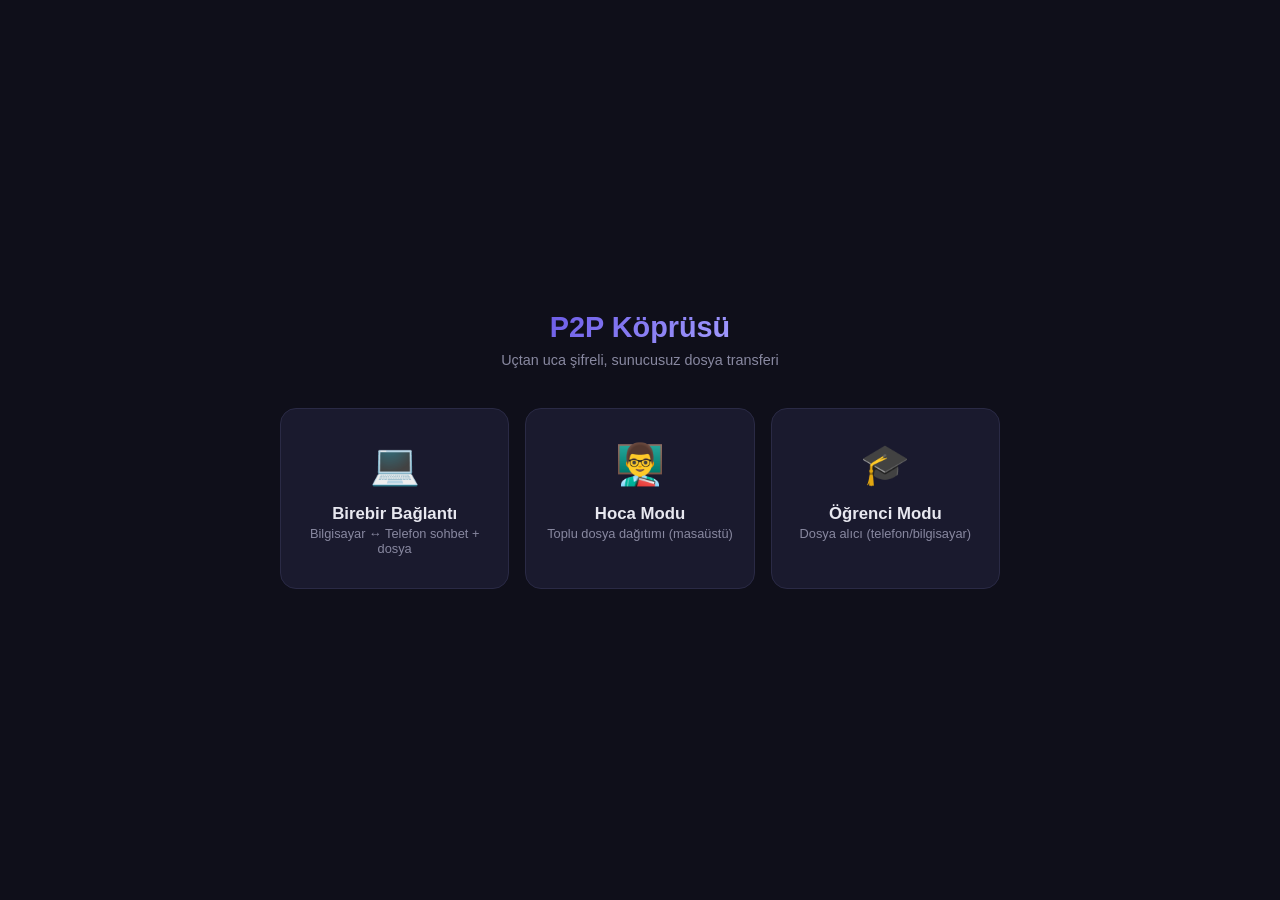
<file: index.html>
<!DOCTYPE html>
<html lang="tr">
<head>
<meta charset="UTF-8">
<meta name="viewport" content="width=device-width, initial-scale=1.0, viewport-fit=cover">
<title>P2P Köprüsü — Rol Seçimi</title>
<link rel="manifest" href="manifest.json">
<meta name="theme-color" content="#1a1a2e">
<link rel="stylesheet" href="css/style.css">
<link rel="apple-touch-icon" href="icons/icon-192.png">
</head>
<body class="index">
<h1>P2P Köprüsü</h1>
<p class="sub">Uçtan uca şifreli, sunucusuz dosya transferi</p>
<div class="roles">
  
  <!-- DİKKAT: onclick SİLİNDİ, id EKLENDİ -->
  <div class="role-btn" id="pairBtn">
    <span class="icon">💻</span>
    <div><div class="title">Birebir Bağlantı</div><div class="desc">Bilgisayar ↔ Telefon sohbet + dosya</div></div>
  </div>

  <div class="role-btn" id="teacherBtn" onclick="location.href='desktop.html?mode=teacher'">
    <span class="icon">👨‍🏫</span>
    <div><div class="title">Hoca Modu</div><div class="desc">Toplu dosya dağıtımı (masaüstü)</div></div>
  </div>

  <div class="role-btn" onclick="location.href='mobile.html?mode=student'">
    <span class="icon">🎓</span>
    <div><div class="title">Öğrenci Modu</div><div class="desc">Dosya alıcı (telefon/bilgisayar)</div></div>
  </div>

</div>

<script src="js/utils.js"></script>
<script>
  if (Utils.isMobile) {
    document.getElementById('teacherBtn').classList.add('disabled');
  }

  // Cihaza göre yönlendirme
  document.getElementById('pairBtn').onclick = () => {
    if (Utils.isMobile) {
      location.href = 'mobile.html?mode=pair'; // Telefon
    } else {
      location.href = 'desktop.html?mode=pair'; // Bilgisayar
    }
  };

  Utils.registerSW();
</script>
</body>
</html>
</file>
<file: css/style.css>
/* ============================================================
   P2P Köprüsü — Ortak Stil Dosyası
   Kapsam: index.html, desktop.html, mobile.html
   ============================================================ */

/* ===== 1. RESET & DEĞİŞKENLER ===== */
*,
*::before,
*::after {
  box-sizing: border-box;
  margin: 0;
  padding: 0;
}

:root {
  --bg: #0f0f1a;
  --panel: #1a1a2e;
  --border: #2a2a45;
  --text: #e8e8f0;
  --muted: #8888a0;
  --accent: #6c5ce7;
  --accent2: #a29bfe;
  --ok: #4ade80;
  --warn: #fbbf24;
  --err: #ef4444;
  --ok-bg: #1a3a2a;
  --err-bg: #3a1a1a;
  --radius-sm: 8px;
  --radius-md: 12px;
  --radius-lg: 16px;
  --radius-pill: 20px;
}

body.light {
  --bg: #f5f5fa;
  --panel: #ffffff;
  --border: #e0e0ea;
  --text: #1a1a2e;
  --muted: #666680;
  --accent2: #5a4bd1;
  --ok-bg: #d1fae5;
  --err-bg: #fee2e2;
}

html,
body {
  height: 100%;
}

body {
  font-family: -apple-system, BlinkMacSystemFont, 'Segoe UI', Roboto, sans-serif;
  background: var(--bg);
  color: var(--text);
  transition: background 0.2s, color 0.2s;
  -webkit-tap-highlight-color: transparent;
}

/* ===== 2. ORTAK BİLEŞENLER ===== */

/* --- Header --- */
.header {
  background: var(--panel);
  padding: 10px 20px;
  display: flex;
  align-items: center;
  justify-content: space-between;
  border-bottom: 1px solid var(--border);
  flex-shrink: 0;
  gap: 12px;
}

.header h2 {
  font-size: 1rem;
  color: var(--accent2);
  overflow: hidden;
  text-overflow: ellipsis;
  white-space: nowrap;
}

.header .badges,
.header .right {
  display: flex;
  gap: 8px;
  align-items: center;
  flex-shrink: 0;
}

/* --- Badge / Status --- */
.badge,
.status {
  font-size: 0.75rem;
  padding: 4px 10px;
  border-radius: var(--radius-pill);
  background: var(--border);
  color: var(--muted);
  white-space: nowrap;
}

.status {
  font-size: 0.72rem;
  padding: 3px 9px;
}

.badge.connected,
.status.connected {
  background: var(--ok-bg);
  color: var(--ok);
}

body.light .badge.connected,
body.light .status.connected {
  background: #d1fae5;
  color: #059669;
}

.badge.error,
.status.error {
  background: var(--err-bg);
  color: var(--err);
}

.badge.qos {
  background: transparent;
  border: 1px solid var(--border);
}

/* --- Icon butonu --- */
.icon-btn {
  background: transparent;
  border: 1px solid var(--border);
  color: var(--text);
  width: 34px;
  height: 34px;
  border-radius: var(--radius-sm);
  cursor: pointer;
  font-size: 1rem;
  display: flex;
  align-items: center;
  justify-content: center;
}

.icon-btn:hover {
  border-color: var(--accent);
}

/* --- Mesaj balonları --- */
.msg {
  max-width: 80%;
  padding: 10px 14px;
  border-radius: var(--radius-md);
  font-size: 0.9rem;
  line-height: 1.4;
  word-break: break-word;
  animation: fadeIn 0.2s;
}

@keyframes fadeIn {
  from { opacity: 0; transform: translateY(4px); }
  to { opacity: 1; transform: none; }
}

.msg.sent {
  align-self: flex-end;
  background: var(--accent);
  color: #fff;
  border-bottom-right-radius: 4px;
}

.msg.received {
  align-self: flex-start;
  background: var(--panel);
  border: 1px solid var(--border);
  border-bottom-left-radius: 4px;
}

.msg.system {
  align-self: center;
  background: transparent;
  color: var(--muted);
  font-size: 0.78rem;
  font-style: italic;
  padding: 4px 10px;
  max-width: none;
}

.msg .file-preview {
  max-width: 200px;
  max-height: 150px;
  border-radius: var(--radius-sm);
  margin-top: 6px;
  display: block;
}

.msg .file-link {
  display: inline-block;
  margin-top: 6px;
  color: var(--accent2);
  font-size: 0.8rem;
  text-decoration: underline;
}

.msg .file-meta {
  font-size: 0.75rem;
  color: var(--muted);
  margin-top: 2px;
}

/* --- İlerleme çubuğu --- */
.progress-wrap {
  padding: 8px 16px;
  background: var(--panel);
  border-top: 1px solid var(--border);
  flex-shrink: 0;
}

.progress-bar {
  height: 6px;
  background: var(--border);
  border-radius: 3px;
  overflow: hidden;
}

.progress-bar .fill {
  height: 100%;
  background: linear-gradient(90deg, var(--accent), var(--accent2));
  width: 0%;
  transition: width 0.2s;
  border-radius: 3px;
}

.progress-text {
  font-size: 0.75rem;
  color: var(--muted);
  margin-top: 4px;
}

/* --- Dosya yükleme butonu --- */
.file-btn {
  background: var(--border);
  color: var(--text);
  border: none;
  border-radius: var(--radius-md);
  padding: 10px 16px;
  cursor: pointer;
  font-size: 0.9rem;
  white-space: nowrap;
  display: flex;
  align-items: center;
  gap: 6px;
}

.file-btn:hover {
  background: var(--accent);
  color: #fff;
}

.file-input {
  display: none;
}

/* --- Sürükle-bırak overlay --- */
.drop-overlay {
  position: fixed;
  inset: 0;
  background: rgba(108, 92, 231, 0.85);
  display: flex;
  align-items: center;
  justify-content: center;
  color: #fff;
  font-size: 1.5rem;
  z-index: 999;
  pointer-events: none;
  opacity: 0;
  transition: opacity 0.2s;
}

.drop-overlay.active {
  opacity: 1;
}

/* --- Genel yardımcılar --- */
.hidden {
  display: none !important;
}

/* ===== 3. DESKTOP'A ÖZEL ===== */

body.desktop {
  height: 100vh;
  display: flex;
  flex-direction: column;
  overflow: hidden;
}

.main {
  flex: 1;
  display: flex;
  overflow: hidden;
}

.panel {
  flex: 1;
  display: flex;
  flex-direction: column;
  overflow: hidden;
}

.panel-left {
  border-right: 1px solid var(--border);
  max-width: 380px;
}

.qr-area {
  flex: 1;
  display: flex;
  flex-direction: column;
  align-items: center;
  justify-content: center;
  padding: 24px;
  gap: 14px;
  overflow-y: auto;
}

.qr-area canvas {
  background: #fff;
  border-radius: var(--radius-md);
  padding: 8px;
  max-width: 220px;
  max-height: 220px;
}

.qr-area .id-text {
  font-size: 0.72rem;
  color: var(--muted);
  word-break: break-all;
  text-align: center;
  max-width: 260px;
  font-family: monospace;
  padding: 8px 12px;
  background: var(--border);
  border-radius: var(--radius-sm);
  cursor: pointer;
  user-select: all;
}

.qr-area .hint {
  font-size: 0.8rem;
  color: var(--muted);
  text-align: center;
  max-width: 260px;
}

.qr-area .copy-btn {
  font-size: 0.75rem;
  background: var(--accent);
  color: #fff;
  border: none;
  padding: 6px 14px;
  border-radius: var(--radius-sm);
  cursor: pointer;
}

/* Desktop sohbet alanı */
.chat-area {
  flex: 1;
  display: flex;
  flex-direction: column;
  overflow: hidden;
}

.messages {
  flex: 1;
  overflow-y: auto;
  padding: 16px;
  display: flex;
  flex-direction: column;
  gap: 8px;
}

.input-area {
  display: flex;
  gap: 8px;
  padding: 12px 16px;
  background: var(--panel);
  border-top: 1px solid var(--border);
  flex-shrink: 0;
  align-items: center;
}

.input-area input[type="text"] {
  flex: 1;
  background: var(--bg);
  border: 1px solid var(--border);
  border-radius: 10px;
  padding: 10px 14px;
  color: var(--text);
  font-size: 0.9rem;
  outline: none;
  min-width: 0;
}

.input-area input[type="text"]:focus {
  border-color: var(--accent);
}

.input-area button {
  background: var(--accent);
  color: #fff;
  border: none;
  border-radius: 10px;
  padding: 10px 16px;
  cursor: pointer;
  font-size: 0.9rem;
  white-space: nowrap;
  display: flex;
  align-items: center;
  gap: 6px;
}

.input-area button:disabled {
  opacity: 0.4;
  cursor: not-allowed;
}

/* Hoca (teacher) paneli */
.teacher-header {
  padding: 12px 16px;
  border-bottom: 1px solid var(--border);
  display: flex;
  gap: 10px;
  align-items: center;
  flex-wrap: wrap;
}

.teacher-header .file-name {
  font-size: 0.8rem;
  color: var(--muted);
  flex: 1;
  min-width: 0;
  overflow: hidden;
  text-overflow: ellipsis;
  white-space: nowrap;
}

.teacher-log {
  flex: 1;
  overflow-y: auto;
  padding: 16px;
  font-family: 'SF Mono', Consolas, monospace;
  font-size: 0.8rem;
  line-height: 1.7;
}

.log-entry {
  padding: 6px 0;
  border-bottom: 1px solid var(--border);
  display: flex;
  gap: 8px;
  align-items: flex-start;
  flex-wrap: wrap;
}

.log-entry:last-child {
  border-bottom: none;
}

.log-entry .time {
  color: var(--muted);
  flex-shrink: 0;
}

.log-entry .msg {
  flex: 1;
  background: none;
  border: none;
  padding: 0;
  max-width: none;
  align-self: auto;
  animation: none;
}

.log-entry .ok { color: var(--ok); }
.log-entry .pending { color: var(--warn); }
.log-entry .done { color: var(--muted); }
.log-entry .err { color: var(--err); }

.stu-bar {
  height: 3px;
  background: var(--border);
  border-radius: 2px;
  overflow: hidden;
  margin-top: 4px;
  flex-basis: 100%;
}

.stu-bar .fill {
  height: 100%;
  background: var(--accent);
  width: 0%;
  transition: width 0.2s;
}

.conn-count {
  font-size: 0.85rem;
  color: var(--accent2);
  font-weight: 600;
}

/* ===== 4. MOBİL'E ÖZEL ===== */

body.mobile {
  height: 100dvh;
  display: flex;
  flex-direction: column;
  overflow: hidden;
}

body.mobile .header {
  padding: 10px 16px;
  padding-top: max(10px, env(safe-area-inset-top));
  gap: 8px;
}

body.mobile .header h2 {
  font-size: 0.95rem;
}

.view {
  flex: 1;
  display: flex;
  flex-direction: column;
  overflow: hidden;
}

.connect-box {
  padding: 24px 20px;
  display: flex;
  flex-direction: column;
  gap: 14px;
  align-items: center;
  justify-content: center;
  flex: 1;
  overflow-y: auto;
}

.connect-box input {
  width: 100%;
  max-width: 320px;
  background: var(--panel);
  border: 1px solid var(--border);
  border-radius: var(--radius-md);
  padding: 14px 16px;
  color: var(--text);
  font-size: 1rem;
  outline: none;
  text-align: center;
}

.connect-box input:focus {
  border-color: var(--accent);
}

.connect-box button {
  width: 100%;
  max-width: 320px;
  background: var(--accent);
  color: #fff;
  border: none;
  border-radius: var(--radius-md);
  padding: 14px;
  font-size: 1rem;
  cursor: pointer;
  font-weight: 600;
}

.connect-box button.secondary {
  background: var(--border);
  color: var(--text);
}

.connect-box button:disabled {
  opacity: 0.5;
}

.connect-box .hint {
  font-size: 0.8rem;
  color: var(--muted);
  text-align: center;
  max-width: 320px;
}

#qrReader {
  width: 100%;
  max-width: 320px;
  margin: 0 auto;
}

#qrReader video {
  border-radius: var(--radius-md);
}

body.mobile .messages {
  padding: 12px;
  gap: 8px;
}

body.mobile .msg {
  max-width: 85%;
  border-radius: 14px;
}

body.mobile .msg .file-preview {
  max-width: 180px;
  max-height: 140px;
}

body.mobile .input-area {
  gap: 6px;
  padding: 8px 10px;
  padding-bottom: max(8px, env(safe-area-inset-bottom));
}

body.mobile .input-area input[type="text"] {
  border-radius: var(--radius-pill);
  padding: 10px 14px;
}

body.mobile .input-area button {
  border-radius: 50%;
  width: 42px;
  height: 42px;
  padding: 0;
  font-size: 1.1rem;
  flex-shrink: 0;
  display: flex;
  align-items: center;
  justify-content: center;
}

body.mobile .file-btn {
  font-size: 1rem;
  padding: 0;
  width: 42px;
  height: 42px;
  border-radius: 50%;
  display: flex;
  align-items: center;
  justify-content: center;
}

body.mobile .progress-wrap {
  padding: 6px 12px;
}

body.mobile .progress-bar {
  height: 5px;
}

body.mobile .progress-text {
  font-size: 0.7rem;
  margin-top: 3px;
}

.notice {
  background: var(--err-bg);
  color: var(--warn);
  font-size: 0.8rem;
  padding: 10px 14px;
  border-radius: 10px;
  text-align: center;
  max-width: 320px;
}

.notice.ok {
  background: var(--ok-bg);
  color: var(--ok);
}

/* ===== 5. INDEX (ROL SEÇİMİ) ===== */

body.index {
  min-height: 100vh;
  display: flex;
  flex-direction: column;
  align-items: center;
  justify-content: center;
  padding: 24px;
}

body.index h1 {
  font-size: 1.8rem;
  margin-bottom: 8px;
  background: linear-gradient(135deg, var(--accent), var(--accent2));
  -webkit-background-clip: text;
  -webkit-text-fill-color: transparent;
  background-clip: text;
}

body.index .sub {
  color: var(--muted);
  margin-bottom: 40px;
  font-size: 0.9rem;
  text-align: center;
}

.roles {
  display: flex;
  flex-direction: column;
  gap: 16px;
  width: 100%;
  max-width: 360px;
}

.role-btn {
  background: var(--panel);
  border: 1px solid var(--border);
  border-radius: var(--radius-lg);
  padding: 24px 20px;
  cursor: pointer;
  transition: all 0.2s;
  text-align: left;
  color: var(--text);
  font-size: 1rem;
  display: flex;
  align-items: center;
  gap: 16px;
}

.role-btn:hover,
.role-btn:active {
  border-color: var(--accent);
  background: #1e1e35;
  transform: translateY(-1px);
}

body.light .role-btn:hover,
body.light .role-btn:active {
  background: #f0f0fa;
}

.role-btn .icon {
  font-size: 1.8rem;
  width: 48px;
  text-align: center;
}

.role-btn .title {
  font-weight: 600;
  font-size: 1.05rem;
  margin-bottom: 2px;
}

.role-btn .desc {
  font-size: 0.8rem;
  color: var(--muted);
}

.role-btn.disabled {
  opacity: 0.35;
  pointer-events: none;
}

@media (min-width: 768px) {
  .roles {
    flex-direction: row;
    max-width: 720px;
  }

  .role-btn {
    flex: 1;
    flex-direction: column;
    text-align: center;
    padding: 32px 20px;
  }

  .role-btn .icon {
    font-size: 2.5rem;
    width: auto;
  }
}

/* ===== 6. ERİŞİLEBİLİRLİK & REDUCED MOTION ===== */

@media (prefers-reduced-motion: reduce) {
  *,
  *::before,
  *::after {
    animation-duration: 0.01ms !important;
    transition-duration: 0.01ms !important;
  }
}

/* Focus görünürlüğü (klavye navigasyonu) */
button:focus-visible,
input:focus-visible,
.role-btn:focus-visible {
  outline: 2px solid var(--accent2);
  outline-offset: 2px;
}
/* ===== Hoca modu — Aşama 1 (dosya seçimi) ===== */
#teacherStage1 {
  display: flex;
  flex-direction: column;
  align-items: center;
  justify-content: center;
  text-align: center;
  padding: 40px 24px;
  gap: 20px;
}

#teacherStage1 h3 {
  font-size: 1.2rem;
  color: var(--accent2);
}

#teacherStage1 p {
  font-size: 0.85rem;
  color: var(--muted);
  max-width: 420px;
  line-height: 1.5;
}

#teacherStage1 .file-btn {
  font-size: 1rem;
  padding: 14px 24px;
}

#teacherStage1 .file-name {
  font-size: 0.85rem;
  color: var(--muted);
}
/* ===== Hoca modu — Aşama 2: QR ekranın ortasında ve büyük ===== */
#teacherStage2_left {
  display: flex;
  align-items: center;
  justify-content: center;
}

#teacherStage2_left .qr-area {
  padding: 32px 24px;
  gap: 20px;
}

#teacherStage2_left .qr-area canvas {
  width: 320px !important;
  height: 320px !important;
  max-width: 320px;
  max-height: 320px;
  padding: 12px;
  border-radius: 16px;
}

#teacherStage2_left .qr-area .id-text {
  font-size: 0.85rem;
  max-width: 340px;
  padding: 10px 16px;
}

#teacherStage2_left .qr-area .hint {
  font-size: 0.85rem;
  max-width: 340px;
}

#teacherStage2_left .qr-area .copy-btn {
  font-size: 0.85rem;
  padding: 8px 18px;
}

/* ===== Hoca modu — Birebir bağlantıya geç butonu ===== */
#toPairBtn {
  display: block;
  width: 100%;
  background: var(--accent);
  color: #fff;
  border: none;
  border-radius: var(--radius-md);
  padding: 12px 20px;
  font-size: 0.95rem;
  font-weight: 600;
  cursor: pointer;
  margin: 12px 0 0;
}

#toPairBtn:hover {
  background: var(--accent2);
  color: #fff;
}
</file>
